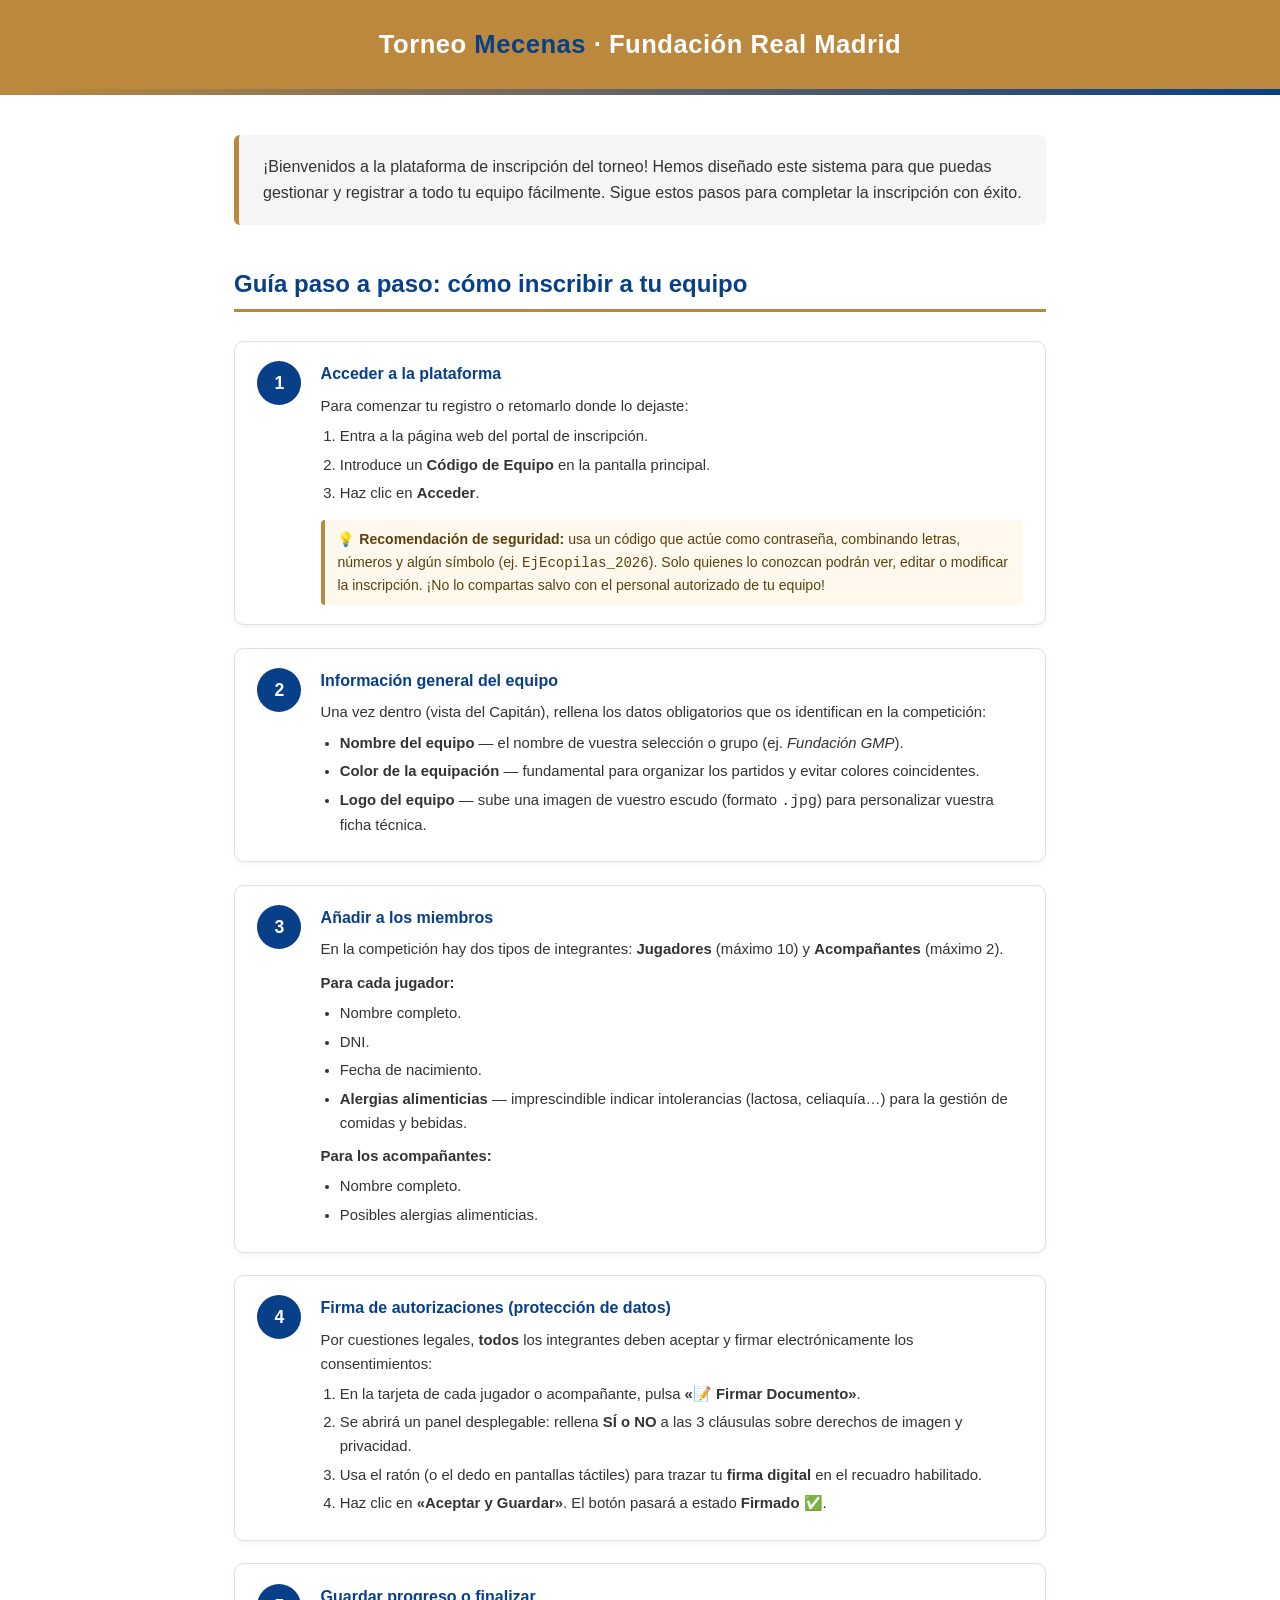
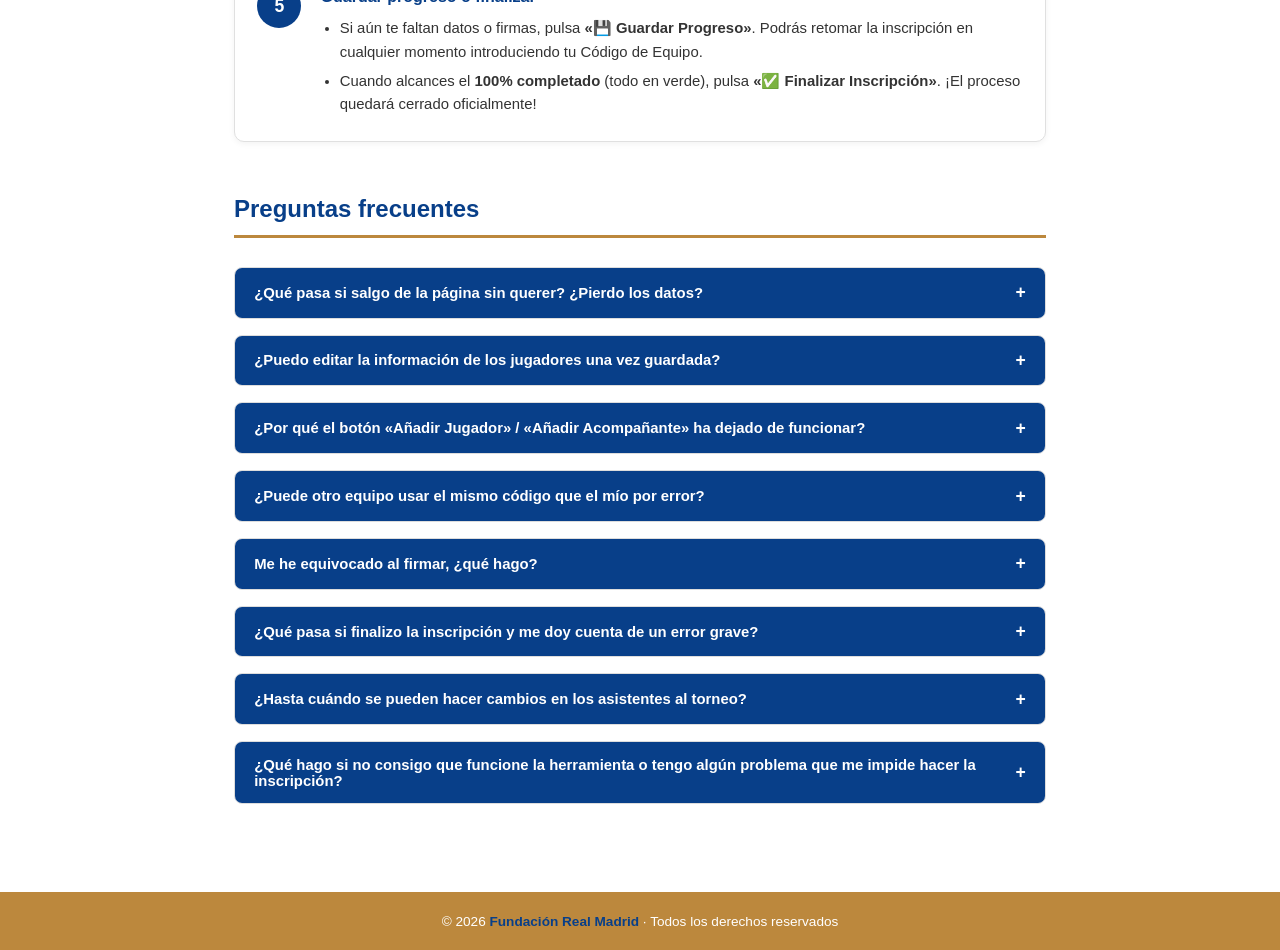
<file: ayuda.html>
<!DOCTYPE html>
<html lang="es">
<head>
  <meta charset="UTF-8">
  <meta name="viewport" content="width=device-width, initial-scale=1.0">
  <title>Torneo Mecenas - Fundación Real Madrid</title>
  <style>
    /* ── Reset & base ── */
    *, *::before, *::after { box-sizing: border-box; margin: 0; padding: 0; }

    :root {
      --azul:  #083f89;
      --ocre:  #bc883d;
      --blanco: #ffffff;
      --gris-claro: #f5f5f5;
      --texto: #1a1a1a;
    }

    body {
      font-family: 'Segoe UI', Arial, sans-serif;
      color: var(--texto);
      background: var(--blanco);
      line-height: 1.6;
    }

    /* ── Header ── */
    header {
      background: var(--ocre);
      color: var(--blanco);
      padding: 1.5rem 2rem;
      display: flex;
      align-items: center;
      justify-content: center;
    }

    header h1 {
      font-size: 1.6rem;
      font-weight: 700;
      letter-spacing: 0.02em;
      text-align: center;
    }

    header span {
      color: var(--azul);
    }

    /* ── Franja decorativa ── */
    .franja {
      height: 6px;
      background: linear-gradient(90deg, var(--ocre) 0%, var(--azul) 100%);
    }

    /* ── Contenedor principal ── */
    main {
      max-width: 860px;
      margin: 0 auto;
      padding: 2.5rem 1.5rem;
    }

    /* ── Intro ── */
    .intro {
      background: var(--gris-claro);
      border-left: 5px solid var(--ocre);
      border-radius: 6px;
      padding: 1.2rem 1.5rem;
      margin-bottom: 2.5rem;
      font-size: 1rem;
      color: #333;
    }

    /* ── Título de sección ── */
    .section-title {
      font-size: 1.5rem;
      font-weight: 700;
      color: var(--azul);
      border-bottom: 3px solid var(--ocre);
      padding-bottom: 0.4rem;
      margin-bottom: 1.8rem;
    }

    /* ── Pasos ── */
    .pasos {
      display: flex;
      flex-direction: column;
      gap: 1.4rem;
      margin-bottom: 3rem;
    }

    .paso {
      display: flex;
      gap: 1.2rem;
      align-items: flex-start;
      background: var(--blanco);
      border: 1px solid #e0e0e0;
      border-radius: 10px;
      padding: 1.2rem 1.4rem;
      box-shadow: 0 2px 6px rgba(0,0,0,0.05);
    }

    .paso-numero {
      flex-shrink: 0;
      width: 44px;
      height: 44px;
      background: var(--azul);
      color: var(--blanco);
      border-radius: 50%;
      display: flex;
      align-items: center;
      justify-content: center;
      font-weight: 700;
      font-size: 1.1rem;
    }

    .paso-contenido h3 {
      font-size: 1rem;
      font-weight: 700;
      color: var(--azul);
      margin-bottom: 0.5rem;
    }

    .paso-contenido p,
    .paso-contenido li {
      font-size: 0.93rem;
      color: #333;
    }

    .paso-contenido ol,
    .paso-contenido ul {
      padding-left: 1.2rem;
      margin-top: 0.4rem;
    }

    .paso-contenido li {
      margin-bottom: 0.3rem;
    }

    .nota {
      display: inline-block;
      margin-top: 0.6rem;
      background: #fff8ec;
      border-left: 4px solid var(--ocre);
      padding: 0.5rem 0.8rem;
      border-radius: 4px;
      font-size: 0.88rem;
      color: #5a4010;
    }

    /* ── FAQ ── */
    .faq {
      display: flex;
      flex-direction: column;
      gap: 1rem;
    }

    .faq-item {
      border: 1px solid #ddd;
      border-radius: 8px;
      overflow: hidden;
    }

    .faq-pregunta {
      width: 100%;
      background: var(--azul);
      color: var(--blanco);
      border: none;
      padding: 0.9rem 1.2rem;
      text-align: left;
      font-size: 0.93rem;
      font-weight: 600;
      cursor: pointer;
      display: flex;
      justify-content: space-between;
      align-items: center;
      gap: 0.5rem;
      transition: background 0.2s;
    }

    .faq-pregunta:hover {
      background: #0a52b3;
    }

    .faq-pregunta .icono {
      flex-shrink: 0;
      font-size: 1.1rem;
      transition: transform 0.25s;
    }

    .faq-item.abierto .faq-pregunta .icono {
      transform: rotate(45deg);
    }

    .faq-respuesta {
      display: none;
      padding: 1rem 1.2rem;
      background: var(--gris-claro);
      font-size: 0.92rem;
      color: #333;
      border-top: 2px solid var(--ocre);
    }

    .faq-item.abierto .faq-respuesta {
      display: block;
    }

    /* ── Footer ── */
    footer {
      background: var(--ocre);
      color: var(--blanco);
      text-align: center;
      padding: 1.2rem;
      font-size: 0.85rem;
      margin-top: 3rem;
    }

    footer span {
      color: var(--azul);
      font-weight: 700;
    }
  </style>
</head>
<body>

  <header>
    <h1>Torneo <span>Mecenas</span> · Fundación Real Madrid</h1>
  </header>

  <div class="franja"></div>

  <main>

    <p class="intro">
      ¡Bienvenidos a la plataforma de inscripción del torneo! Hemos diseñado este sistema para que puedas gestionar y registrar a todo tu equipo fácilmente. Sigue estos pasos para completar la inscripción con éxito.
    </p>

    <!-- ── GUÍA PASO A PASO ── -->
    <h2 class="section-title">Guía paso a paso: cómo inscribir a tu equipo</h2>

    <div class="pasos">

      <div class="paso">
        <div class="paso-numero">1</div>
        <div class="paso-contenido">
          <h3>Acceder a la plataforma</h3>
          <p>Para comenzar tu registro o retomarlo donde lo dejaste:</p>
          <ol>
            <li>Entra a la página web del portal de inscripción.</li>
            <li>Introduce un <strong>Código de Equipo</strong> en la pantalla principal.</li>
            <li>Haz clic en <strong>Acceder</strong>.</li>
          </ol>
          <span class="nota">
            💡 <strong>Recomendación de seguridad:</strong> usa un código que actúe como contraseña, combinando letras, números y algún símbolo (ej. <code>EjEcopilas_2026</code>). Solo quienes lo conozcan podrán ver, editar o modificar la inscripción. ¡No lo compartas salvo con el personal autorizado de tu equipo!
          </span>
        </div>
      </div>

      <div class="paso">
        <div class="paso-numero">2</div>
        <div class="paso-contenido">
          <h3>Información general del equipo</h3>
          <p>Una vez dentro (vista del Capitán), rellena los datos obligatorios que os identifican en la competición:</p>
          <ul>
            <li><strong>Nombre del equipo</strong> — el nombre de vuestra selección o grupo (ej. <em>Fundación GMP</em>).</li>
            <li><strong>Color de la equipación</strong> — fundamental para organizar los partidos y evitar colores coincidentes.</li>
            <li><strong>Logo del equipo</strong> — sube una imagen de vuestro escudo (formato <code>.jpg</code>) para personalizar vuestra ficha técnica.</li>
          </ul>
        </div>
      </div>

      <div class="paso">
        <div class="paso-numero">3</div>
        <div class="paso-contenido">
          <h3>Añadir a los miembros</h3>
          <p>En la competición hay dos tipos de integrantes: <strong>Jugadores</strong> (máximo 10) y <strong>Acompañantes</strong> (máximo 2).</p>
          <p style="margin-top:0.6rem"><strong>Para cada jugador:</strong></p>
          <ul>
            <li>Nombre completo.</li>
            <li>DNI.</li>
            <li>Fecha de nacimiento.</li>
            <li><strong>Alergias alimenticias</strong> — imprescindible indicar intolerancias (lactosa, celiaquía…) para la gestión de comidas y bebidas.</li>
          </ul>
          <p style="margin-top:0.6rem"><strong>Para los acompañantes:</strong></p>
          <ul>
            <li>Nombre completo.</li>
            <li>Posibles alergias alimenticias.</li>
          </ul>
        </div>
      </div>

      <div class="paso">
        <div class="paso-numero">4</div>
        <div class="paso-contenido">
          <h3>Firma de autorizaciones (protección de datos)</h3>
          <p>Por cuestiones legales, <strong>todos</strong> los integrantes deben aceptar y firmar electrónicamente los consentimientos:</p>
          <ol>
            <li>En la tarjeta de cada jugador o acompañante, pulsa <strong>«📝 Firmar Documento»</strong>.</li>
            <li>Se abrirá un panel desplegable: rellena <strong>SÍ o NO</strong> a las 3 cláusulas sobre derechos de imagen y privacidad.</li>
            <li>Usa el ratón (o el dedo en pantallas táctiles) para trazar tu <strong>firma digital</strong> en el recuadro habilitado.</li>
            <li>Haz clic en <strong>«Aceptar y Guardar»</strong>. El botón pasará a estado <strong>Firmado ✅</strong>.</li>
          </ol>
        </div>
      </div>

      <div class="paso">
        <div class="paso-numero">5</div>
        <div class="paso-contenido">
          <h3>Guardar progreso o finalizar</h3>
          <ul>
            <li>Si aún te faltan datos o firmas, pulsa <strong>«💾 Guardar Progreso»</strong>. Podrás retomar la inscripción en cualquier momento introduciendo tu Código de Equipo.</li>
            <li>Cuando alcances el <strong>100% completado</strong> (todo en verde), pulsa <strong>«✅ Finalizar Inscripción»</strong>. ¡El proceso quedará cerrado oficialmente!</li>
          </ul>
        </div>
      </div>

    </div>

    <!-- ── FAQ ── -->
    <h2 class="section-title">Preguntas frecuentes</h2>

    <div class="faq">

      <div class="faq-item">
        <button class="faq-pregunta" onclick="toggleFaq(this)">
          ¿Qué pasa si salgo de la página sin querer? ¿Pierdo los datos?
          <span class="icono">+</span>
        </button>
        <div class="faq-respuesta">
          No necesariamente, pero siempre es recomendable pulsar <strong>«💾 Guardar Progreso»</strong> con regularidad. Si cierras la página sin guardar, se perderán los cambios de esa sesión.
        </div>
      </div>

      <div class="faq-item">
        <button class="faq-pregunta" onclick="toggleFaq(this)">
          ¿Puedo editar la información de los jugadores una vez guardada?
          <span class="icono">+</span>
        </button>
        <div class="faq-respuesta">
          Sí. Mientras no hayas pulsado «Finalizar Inscripción» y las inscripciones sigan abiertas organizativamente, puedes entrar tantas veces como necesites con tu Código de Equipo para agregar miembros o corregir datos.
        </div>
      </div>

      <div class="faq-item">
        <button class="faq-pregunta" onclick="toggleFaq(this)">
          ¿Por qué el botón «Añadir Jugador» / «Añadir Acompañante» ha dejado de funcionar?
          <span class="icono">+</span>
        </button>
        <div class="faq-respuesta">
          El sistema tiene un límite por normativa deportiva: <strong>máximo 10 jugadores y 2 acompañantes</strong>. Al alcanzar ese tope, el botón se deshabilita y mostrará «Límite alcanzado». Si necesitas sustituir a un jugador, elimina primero a uno con el botón rojo de su tarjeta.
        </div>
      </div>

      <div class="faq-item">
        <button class="faq-pregunta" onclick="toggleFaq(this)">
          ¿Puede otro equipo usar el mismo código que el mío por error?
          <span class="icono">+</span>
        </button>
        <div class="faq-respuesta">
          Sí, si usas un código demasiado genérico (ej. <code>1234</code>) podrías acabar modificando el registro de otro equipo que pensó el mismo código, o viceversa. Es fundamental elegir un código único y seguro que funcione como contraseña exclusiva para vosotros.
        </div>
      </div>

      <div class="faq-item">
        <button class="faq-pregunta" onclick="toggleFaq(this)">
          Me he equivocado al firmar, ¿qué hago?
          <span class="icono">+</span>
        </button>
        <div class="faq-respuesta">
          No te preocupes. Vuelve a pulsar <strong>«📝 Ver/Editar Firma»</strong>, haz clic en <strong>«❌ Borrar»</strong> para limpiar el lienzo y traza de nuevo la firma. Después guárdala normalmente.
        </div>
      </div>

      <div class="faq-item">
        <button class="faq-pregunta" onclick="toggleFaq(this)">
          ¿Qué pasa si finalizo la inscripción y me doy cuenta de un error grave?
          <span class="icono">+</span>
        </button>
        <div class="faq-respuesta">
          Una vez finalizada, la inscripción queda registrada como «Completada» en el panel de los organizadores. Para hacer cualquier modificación posterior deberás contactar directamente con la organización del torneo para que la subsanen o te vuelvan a abrir el acceso.
        </div>
      </div>

      <div class="faq-item">
        <button class="faq-pregunta" onclick="toggleFaq(this)">
          ¿Hasta cuándo se pueden hacer cambios en los asistentes al torneo?
          <span class="icono">+</span>
        </button>
        <div class="faq-respuesta">
          El <strong>lunes 1 de junio cerraremos las inscripciones a las 12h de la mañana</strong>. A partir de ese momento no se podrán realizar cambios en los asistentes por temas de seguros.
        </div>
      </div>

      <div class="faq-item">
        <button class="faq-pregunta" onclick="toggleFaq(this)">
          ¿Qué hago si no consigo que funcione la herramienta o tengo algún problema que me impide hacer la inscripción?
          <span class="icono">+</span>
        </button>
        <div class="faq-respuesta">
          Hemos habilitado esta herramienta por primera vez y podría ser que fallara puntualmente. Si tienes un problema, recomendamos leer nuevamente esta página de ayuda. Si no consigues resolverlo, puedes escribir a <strong>Eduardo Agulla</strong>: <a href="mailto:eagulla.fundacion@ext.realmadrid.es">eagulla.fundacion@ext.realmadrid.es</a>
        </div>
      </div>

    </div>

  </main>

  <footer>
    &copy; 2026 <span>Fundación Real Madrid</span> · Todos los derechos reservados
  </footer>

  <script>
    function toggleFaq(btn) {
      const item = btn.closest('.faq-item');
      item.classList.toggle('abierto');
    }
  </script>

</body>
</html>
</file>
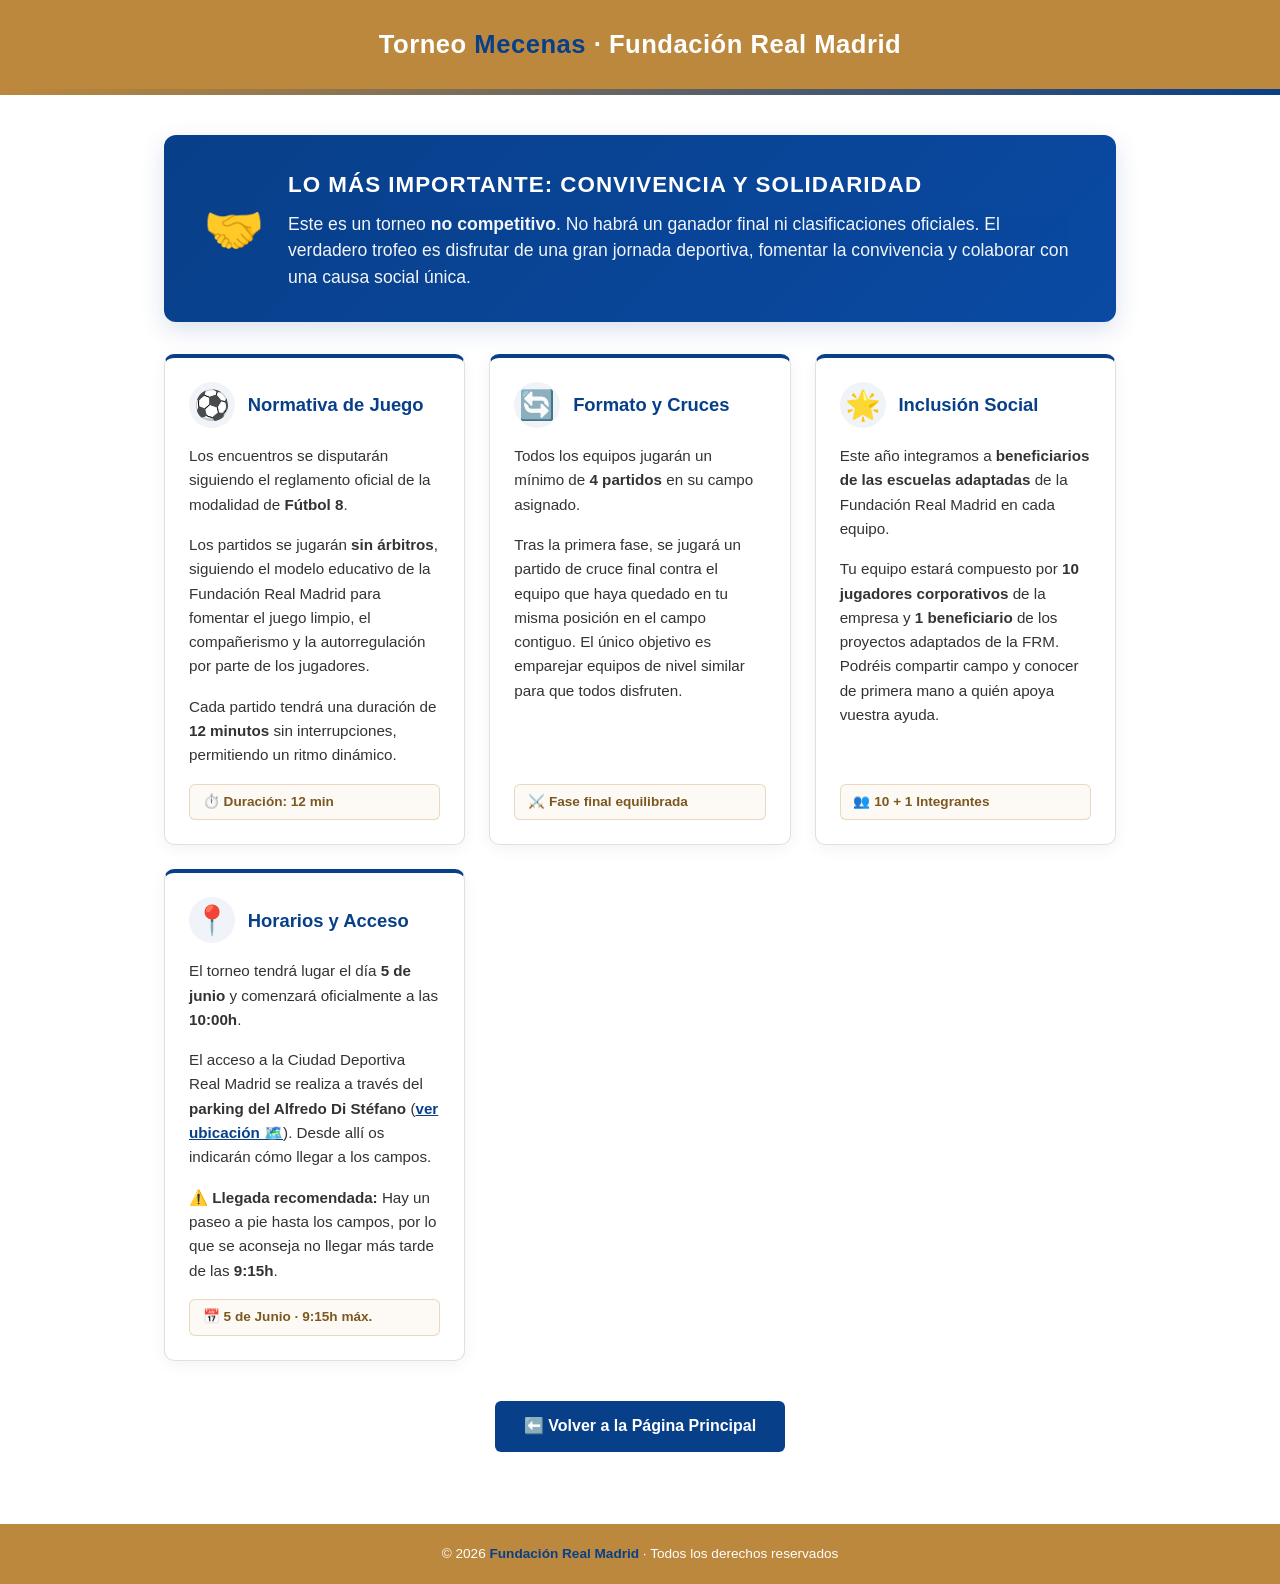
<file: reglamento.html>
<!DOCTYPE html>
<html lang="es">
<head>
  <meta charset="UTF-8">
  <meta name="viewport" content="width=device-width, initial-scale=1.0">
  <title>Reglamento - Torneo Mecenas</title>
  <style>
    /* Reset & base */
    *, *::before, *::after { box-sizing: border-box; margin: 0; padding: 0; }

    :root {
      --azul:  #083f89;
      --ocre:  #bc883d;
      --blanco: #ffffff;
      --gris-claro: #f5f5f5;
      --texto: #1a1a1a;
      --texto-secundario: #555555;
      --transition: all 0.3s cubic-bezier(0.4, 0, 0.2, 1);
      --shadow: 0 4px 16px rgba(0, 0, 0, 0.05);
    }

    body {
      font-family: 'Segoe UI', Arial, sans-serif;
      color: var(--texto);
      background: var(--blanco);
      line-height: 1.6;
      display: flex;
      flex-direction: column;
      min-height: 100vh;
    }

    /* Header */
    header {
      background: var(--ocre);
      color: var(--blanco);
      padding: 1.5rem 2rem;
      text-align: center;
    }

    header h1 {
      font-size: 1.6rem;
      font-weight: 700;
      letter-spacing: 0.02em;
    }

    header span {
      color: var(--azul);
    }

    /* Franja decorativa */
    .franja {
      height: 6px;
      background: linear-gradient(90deg, var(--ocre) 0%, var(--azul) 100%);
    }

    /* Main Container */
    main {
      max-width: 1000px;
      margin: 0 auto;
      padding: 2.5rem 1.5rem;
      flex: 1;
      width: 100%;
    }

    /* Hero Section (Rule 0) */
    .hero-card {
      background: linear-gradient(135deg, var(--azul) 0%, #0a4aa3 100%);
      color: var(--blanco);
      border-radius: 12px;
      padding: 2rem 2.5rem;
      margin-bottom: 2rem;
      box-shadow: 0 8px 24px rgba(8, 63, 137, 0.15);
      position: relative;
      overflow: hidden;
      display: flex;
      align-items: center;
      gap: 1.5rem;
    }

    .hero-icon {
      font-size: 3rem;
      flex-shrink: 0;
    }

    .hero-content h2 {
      font-size: 1.4rem;
      font-weight: 700;
      margin-bottom: 0.5rem;
      text-transform: uppercase;
      letter-spacing: 1px;
      color: var(--blanco);
    }

    .hero-content p {
      font-size: 1.1rem;
      line-height: 1.5;
      font-weight: 400;
      opacity: 0.95;
    }

    /* Rules Grid */
    .rules-grid {
      display: grid;
      grid-template-columns: repeat(auto-fit, minmax(280px, 1fr));
      gap: 1.5rem;
      margin-bottom: 2.5rem;
    }

    .rule-card {
      background: var(--blanco);
      border: 1px solid #e0e0e0;
      border-top: 4px solid var(--azul);
      border-radius: 10px;
      padding: 1.5rem;
      box-shadow: var(--shadow);
      transition: var(--transition);
      display: flex;
      flex-direction: column;
      gap: 1rem;
    }

    .rule-card:hover {
      transform: translateY(-4px);
      box-shadow: 0 12px 24px rgba(8, 63, 137, 0.08);
      border-top-color: var(--ocre);
    }

    .rule-header {
      display: flex;
      align-items: center;
      gap: 0.8rem;
    }

    .rule-icon {
      font-size: 1.8rem;
      background: rgba(8, 63, 137, 0.06);
      width: 46px;
      height: 46px;
      border-radius: 50%;
      display: flex;
      align-items: center;
      justify-content: center;
      flex-shrink: 0;
    }

    .rule-card:hover .rule-icon {
      background: rgba(188, 136, 61, 0.1);
    }

    .rule-header h3 {
      font-size: 1.15rem;
      font-weight: 700;
      color: var(--azul);
    }

    .rule-card p {
      font-size: 0.95rem;
      color: #333;
      line-height: 1.6;
    }

    /* Highlights / Stats inside rules */
    .highlight-badge {
      display: inline-block;
      background: #fdfaf6;
      border: 1px solid rgba(188, 136, 61, 0.3);
      padding: 0.4rem 0.8rem;
      border-radius: 6px;
      font-size: 0.85rem;
      font-weight: 600;
      color: #7c5820;
      margin-top: auto;
    }

    /* Navigation/Actions */
    .actions {
      text-align: center;
      margin-top: 2rem;
      margin-bottom: 2rem;
    }

    .btn-back {
      display: inline-flex;
      align-items: center;
      gap: 0.5rem;
      padding: 0.8rem 1.8rem;
      background: var(--azul);
      color: var(--blanco);
      text-decoration: none;
      font-weight: 600;
      border-radius: 6px;
      transition: var(--transition);
    }

    .btn-back:hover {
      background: #0a52b3;
      transform: translateY(-2px);
      box-shadow: 0 4px 12px rgba(8, 63, 137, 0.2);
    }

    /* Footer */
    footer {
      background: var(--ocre);
      color: var(--blanco);
      text-align: center;
      padding: 1.2rem;
      font-size: 0.85rem;
      margin-top: auto;
    }

    footer span {
      color: var(--azul);
      font-weight: 700;
    }

    /* Responsive */
    @media (max-width: 768px) {
      .hero-card {
        flex-direction: column;
        text-align: center;
        padding: 1.5rem;
      }
      .hero-icon {
        font-size: 2.5rem;
      }
      main {
        padding: 1.5rem 1rem;
      }
    }
  </style>
</head>
<body>

  <header>
    <h1>Torneo <span>Mecenas</span> · Fundación Real Madrid</h1>
  </header>

  <div class="franja"></div>

  <main>
    <!-- Reglamento No Competitivo Banner (Regla 0) -->
    <div class="hero-card">
      <div class="hero-icon">🤝</div>
      <div class="hero-content">
        <h2>Lo más importante: Convivencia y Solidaridad</h2>
        <p>Este es un torneo <strong>no competitivo</strong>. No habrá un ganador final ni clasificaciones oficiales. El verdadero trofeo es disfrutar de una gran jornada deportiva, fomentar la convivencia y colaborar con una causa social única.</p>
      </div>
    </div>

    <!-- Grid of Rules -->
    <div class="rules-grid">
      <!-- Rule 1 & 2: Normas y Duración -->
      <div class="rule-card">
        <div class="rule-header">
          <div class="rule-icon">⚽</div>
          <h3>Normativa de Juego</h3>
        </div>
        <p>Los encuentros se disputarán siguiendo el reglamento oficial de la modalidad de <strong>Fútbol 8</strong>.</p>
        <p>Los partidos se jugarán <strong>sin árbitros</strong>, siguiendo el modelo educativo de la Fundación Real Madrid para fomentar el juego limpio, el compañerismo y la autorregulación por parte de los jugadores.</p>
        <p>Cada partido tendrá una duración de <strong>12 minutos</strong> sin interrupciones, permitiendo un ritmo dinámico.</p>
        <span class="highlight-badge">⏱️ Duración: 12 min</span>
      </div>

      <!-- Rule 3: Formato y Cruces -->
      <div class="rule-card">
        <div class="rule-header">
          <div class="rule-icon">🔄</div>
          <h3>Formato y Cruces</h3>
        </div>
        <p>Todos los equipos jugarán un mínimo de <strong>4 partidos</strong> en su campo asignado.</p>
        <p>Tras la primera fase, se jugará un partido de cruce final contra el equipo que haya quedado en tu misma posición en el campo contiguo. El único objetivo es emparejar equipos de nivel similar para que todos disfruten.</p>
        <span class="highlight-badge">⚔️ Fase final equilibrada</span>
      </div>

      <!-- Rule 4: Integración FRM -->
      <div class="rule-card">
        <div class="rule-header">
          <div class="rule-icon">🌟</div>
          <h3>Inclusión Social</h3>
        </div>
        <p>Este año integramos a <strong>beneficiarios de las escuelas adaptadas</strong> de la Fundación Real Madrid en cada equipo.</p>
        <p>Tu equipo estará compuesto por <strong>10 jugadores corporativos</strong> de la empresa y <strong>1 beneficiario</strong> de los proyectos adaptados de la FRM. Podréis compartir campo y conocer de primera mano a quién apoya vuestra ayuda.</p>
        <span class="highlight-badge">👥 10 + 1 Integrantes</span>
      </div>

      <!-- Rule 5: Horarios y Acceso -->
      <div class="rule-card">
        <div class="rule-header">
          <div class="rule-icon">📍</div>
          <h3>Horarios y Acceso</h3>
        </div>
        <p>El torneo tendrá lugar el día <strong>5 de junio</strong> y comenzará oficialmente a las <strong>10:00h</strong>.</p>
        <p>El acceso a la Ciudad Deportiva Real Madrid se realiza a través del <strong>parking del Alfredo Di Stéfano</strong> (<a href="https://maps.app.goo.gl/r6pP6MizSUhtNREn9" target="_blank" style="color: var(--azul); font-weight: 600;">ver ubicación 🗺️</a>). Desde allí os indicarán cómo llegar a los campos.</p>
        <p>⚠️ <strong>Llegada recomendada:</strong> Hay un paseo a pie hasta los campos, por lo que se aconseja no llegar más tarde de las <strong>9:15h</strong>.</p>
        <span class="highlight-badge">📅 5 de Junio · 9:15h máx.</span>
      </div>
    </div>

    <!-- Actions / Back Button -->
    <div class="actions">
      <a href="index.html" class="btn-back">
        ⬅️ Volver a la Página Principal
      </a>
    </div>
  </main>

  <footer>
    &copy; 2026 <span>Fundación Real Madrid</span> · Todos los derechos reservados
  </footer>

</body>
</html>
</file>
